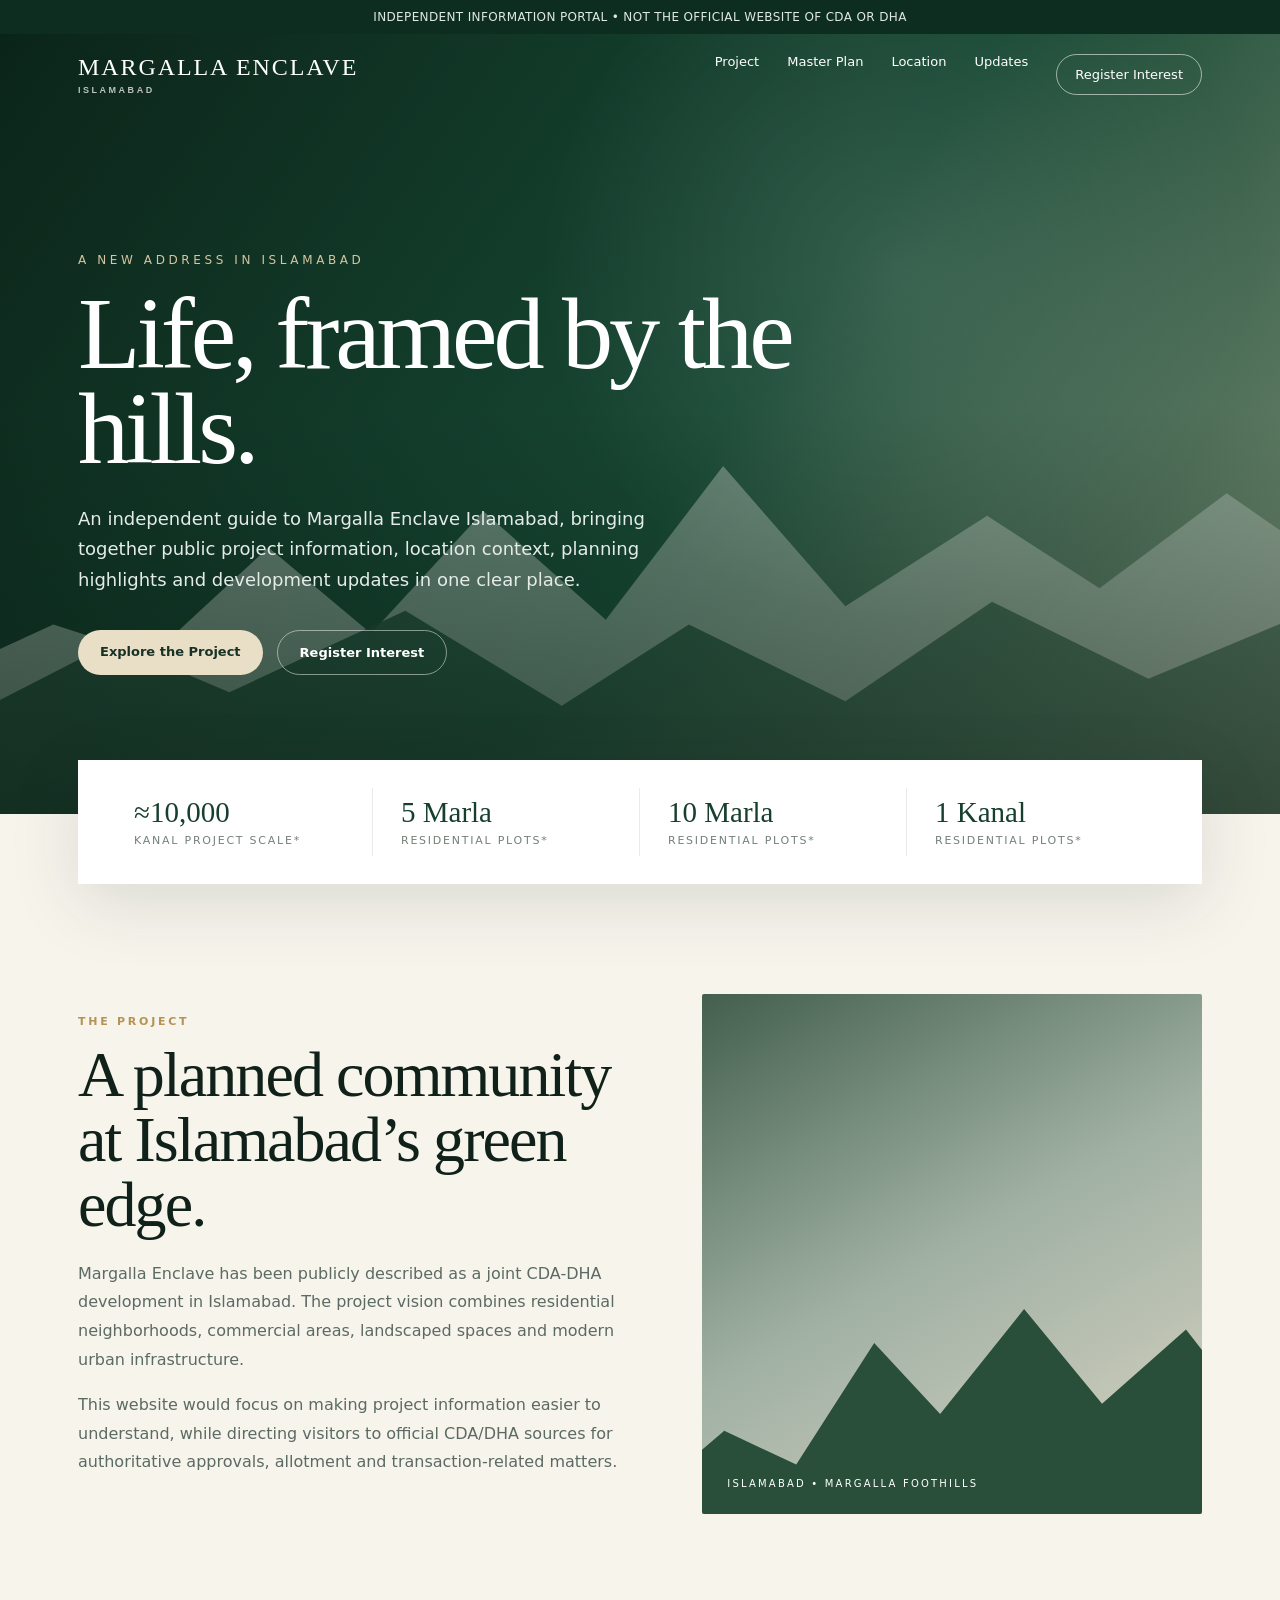
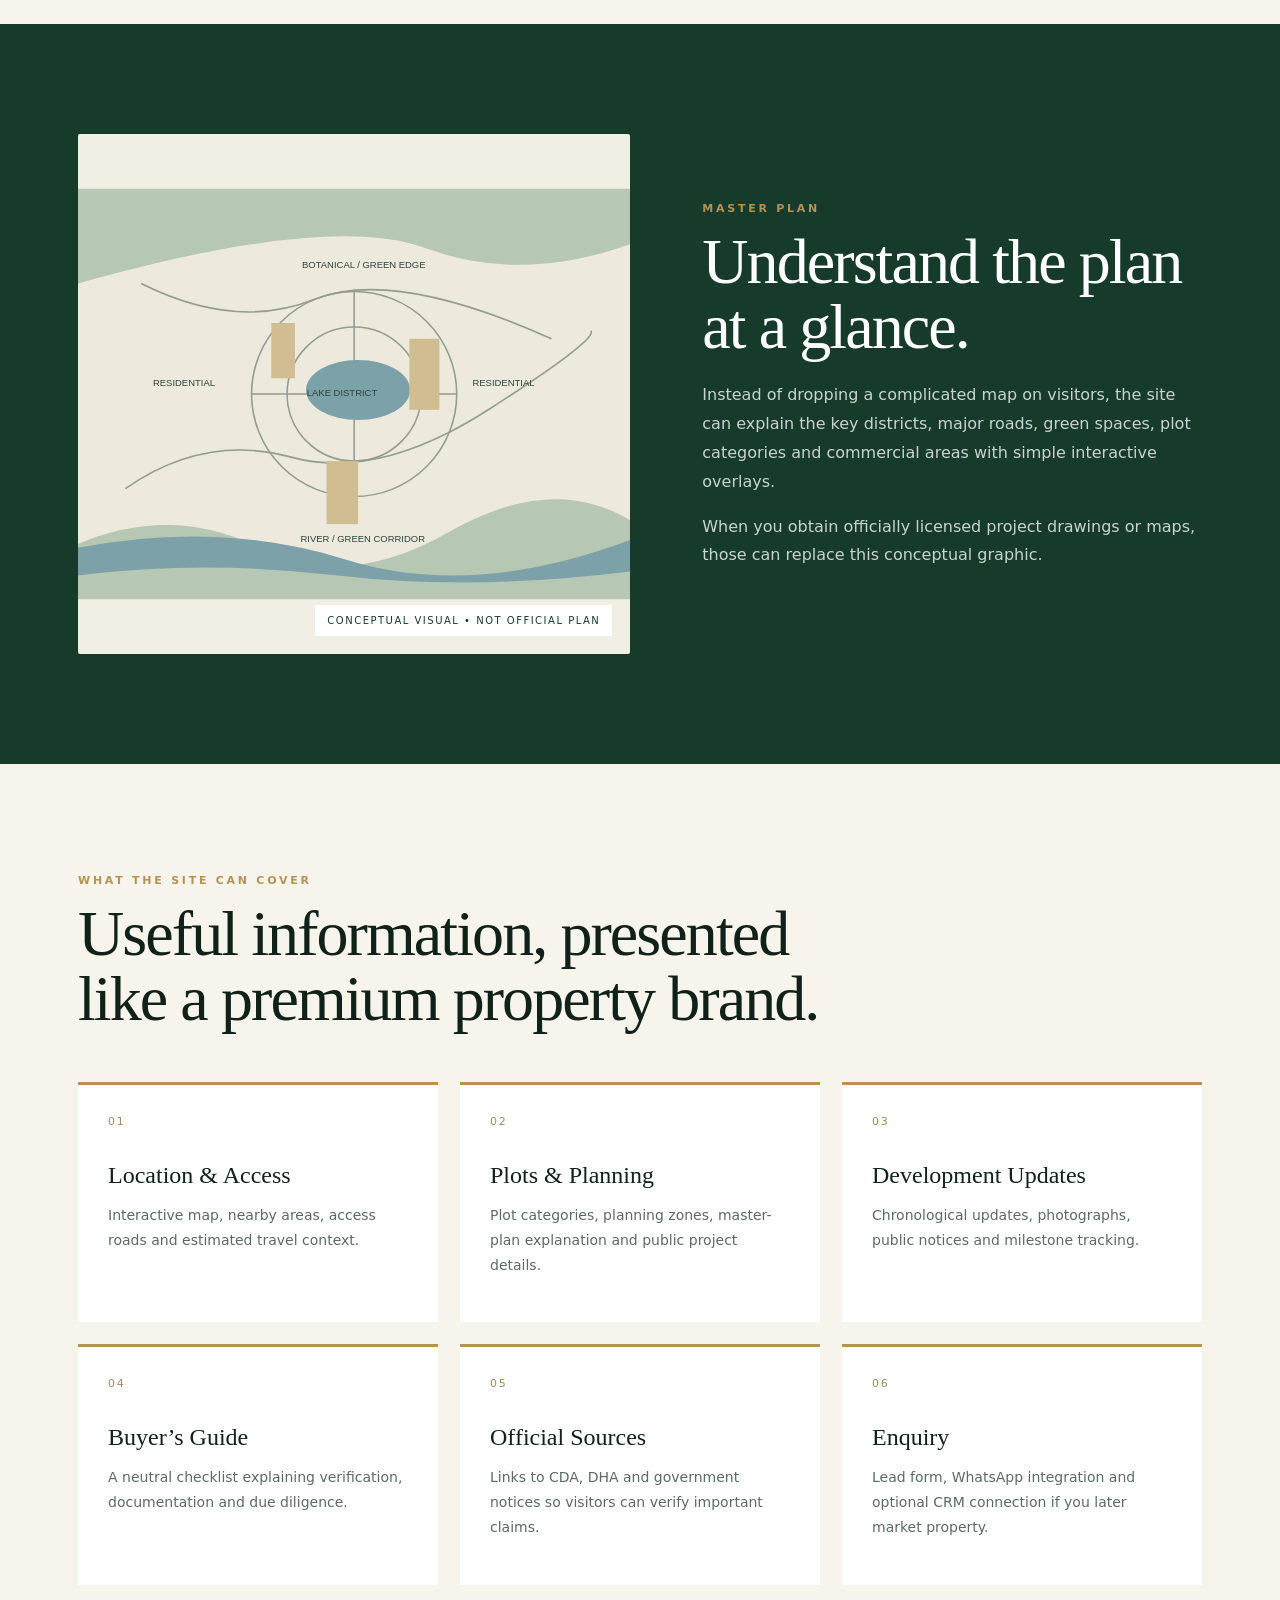
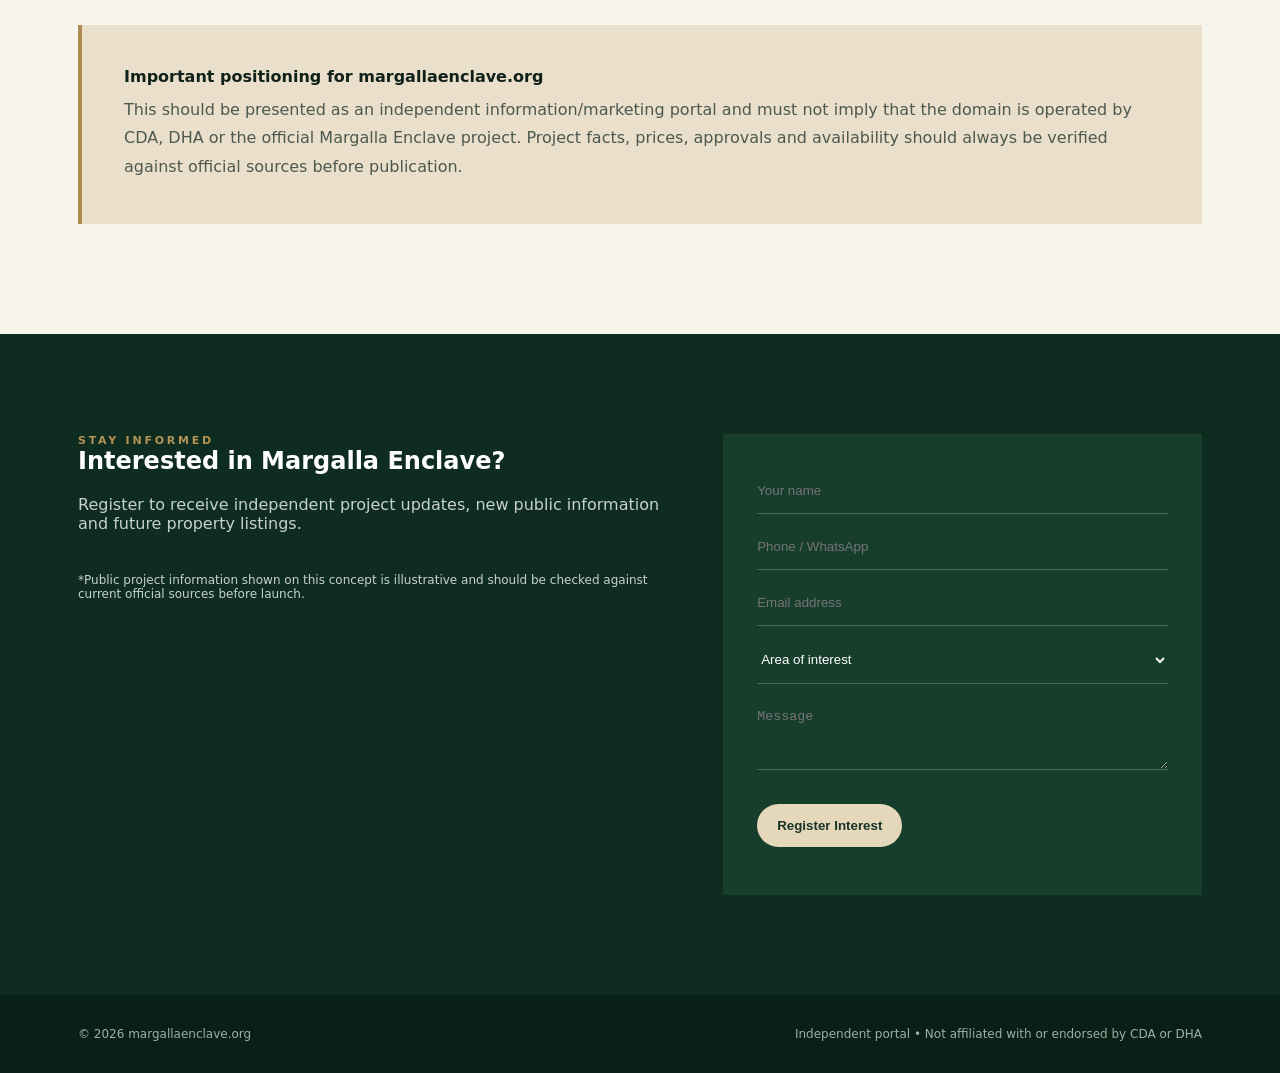
<file: index.html>
<!doctype html>
<html lang="en">
<head>
<meta charset="utf-8" />
<meta name="viewport" content="width=device-width,initial-scale=1" />
<title>Margalla Enclave Islamabad | Independent Information Portal</title>
<meta name="description" content="Independent information portal for Margalla Enclave Islamabad. Not an official CDA or DHA website." />
<style>
:root{--ink:#10211a;--green:#163d2c;--green2:#245942;--sand:#e9dfc7;--cream:#f7f4ec;--gold:#b49355;--white:#fff;--muted:#64726c}
*{box-sizing:border-box}html{scroll-behavior:smooth}body{margin:0;font-family:Inter,ui-sans-serif,system-ui,-apple-system,Segoe UI,Arial,sans-serif;background:var(--cream);color:var(--ink)}
a{text-decoration:none;color:inherit}.wrap{max-width:1180px;margin:auto;padding:0 28px}
.notice{background:#0d2d20;color:#dfe9e3;text-align:center;font-size:12px;letter-spacing:.03em;padding:10px 16px}
nav{height:82px;display:flex;align-items:center;justify-content:space-between;position:absolute;top:34px;left:0;right:0;z-index:5;color:#fff}.brand{font-family:Georgia,serif;font-size:24px;letter-spacing:.08em}.brand small{display:block;font:600 9px/1.2 Inter,sans-serif;letter-spacing:.28em;margin-top:4px;opacity:.72}.navlinks{display:flex;gap:28px;font-size:13px}.cta{border:1px solid rgba(255,255,255,.55);padding:12px 18px;border-radius:99px}
.hero{min-height:780px;position:relative;overflow:hidden;background:linear-gradient(125deg,#0b2419 0%,#174833 55%,#7a8e76 100%);color:white;display:flex;align-items:center}
.hero:after{content:"";position:absolute;inset:0;background:radial-gradient(circle at 70% 30%,rgba(255,255,255,.12),transparent 34%),linear-gradient(to top,rgba(4,20,13,.45),transparent 52%)}
.mountains{position:absolute;inset:auto -5% 0 -5%;height:58%;opacity:.46}
.mountains svg{width:100%;height:100%}.heroContent{position:relative;z-index:2;padding-top:80px;max-width:760px}.eyebrow{font-size:12px;letter-spacing:.3em;text-transform:uppercase;color:#d4c6a2;margin-bottom:20px}.hero h1{font:400 clamp(55px,8vw,104px)/.92 Georgia,serif;margin:0 0 28px;letter-spacing:-.04em}.hero p{max-width:620px;font-size:18px;line-height:1.7;color:#e5ece8}.buttons{display:flex;gap:14px;margin-top:34px}.btn{padding:14px 22px;border-radius:99px;font-weight:700;font-size:13px}.btn.gold{background:var(--sand);color:#183326}.btn.ghost{border:1px solid rgba(255,255,255,.48)}
.stats{margin-top:-54px;position:relative;z-index:4}.statsCard{background:#fff;box-shadow:0 18px 70px rgba(23,49,37,.13);display:grid;grid-template-columns:repeat(4,1fr);padding:28px}.stat{padding:8px 28px;border-right:1px solid #e9edea}.stat:last-child{border:0}.stat strong{display:block;font:400 29px Georgia,serif;color:#173f2d}.stat span{font-size:11px;text-transform:uppercase;letter-spacing:.16em;color:#748078}
.section{padding:110px 0}.grid2{display:grid;grid-template-columns:1.05fr .95fr;gap:72px;align-items:center}.kicker{font-size:11px;letter-spacing:.25em;text-transform:uppercase;color:var(--gold);font-weight:800}.section h2{font:400 clamp(40px,5vw,66px)/1.02 Georgia,serif;margin:14px 0 22px;letter-spacing:-.03em}.section p{color:#5b6a63;line-height:1.8;font-size:16px}.photo{height:520px;border-radius:2px;position:relative;overflow:hidden;background:linear-gradient(150deg,#435f4e,#9fb0a3 48%,#d9d4c3)}.photo:before{content:"";position:absolute;left:-10%;right:-10%;bottom:-10%;height:65%;background:#294f3a;clip-path:polygon(0 78%,12% 60%,24% 70%,37% 34%,48% 55%,62% 24%,75% 52%,89% 30%,100% 55%,100% 100%,0 100%)}.photo:after{content:"ISLAMABAD • MARGALLA FOOTHILLS";position:absolute;bottom:25px;left:25px;color:white;font-size:10px;letter-spacing:.22em}
.planSec{background:#173b2b;color:white}.planSec p{color:#c9d4ce}.plan{height:520px;background:#f1eee4;border-radius:2px;position:relative;overflow:hidden}.plan svg{width:100%;height:100%}.planTag{position:absolute;right:18px;bottom:18px;background:#fff;color:#173b2b;font-size:10px;letter-spacing:.15em;padding:10px 12px;text-transform:uppercase}
.features{display:grid;grid-template-columns:repeat(3,1fr);gap:22px;margin-top:50px}.feature{background:white;padding:30px;min-height:190px;border-top:3px solid var(--gold)}.feature b{font:400 24px Georgia,serif}.feature p{font-size:14px}.feature .num{font-size:11px;letter-spacing:.15em;color:#a08b60;margin-bottom:34px}
.disclaimer{background:#eadfca;padding:42px;margin-top:40px;border-left:4px solid #ae8c51}.disclaimer strong{display:block;margin-bottom:10px}.disclaimer p{margin:0;color:#4d584f}
.contact{background:#0f2c20;color:white;padding:100px 0}.contact .card{display:grid;grid-template-columns:1.1fr .9fr;gap:60px}.contact h2{margin-top:0}.contact p{color:#c6d3cc}.form{background:#173d2c;padding:34px}.form input,.form select,.form textarea{width:100%;padding:15px 0;margin-bottom:10px;border:0;border-bottom:1px solid rgba(255,255,255,.22);background:transparent;color:white;outline:none}.form option{color:#111}.form button{margin-top:20px;background:#e5d8ba;color:#183326;border:0;padding:14px 20px;border-radius:99px;font-weight:700}.footer{background:#092017;color:#9eb0a6;padding:32px 0;font-size:12px}.footer .wrap{display:flex;justify-content:space-between;gap:30px}
@media(max-width:800px){.navlinks{display:none}.hero{min-height:690px}.grid2,.contact .card{grid-template-columns:1fr}.statsCard{grid-template-columns:1fr 1fr}.stat:nth-child(2){border-right:0}.features{grid-template-columns:1fr}.photo,.plan{height:400px}.section{padding:78px 0}.footer .wrap{display:block}.footer span{display:block;margin-top:10px}}
</style>
</head>
<body>
<div class="notice">INDEPENDENT INFORMATION PORTAL • NOT THE OFFICIAL WEBSITE OF CDA OR DHA</div>
<nav><div class="wrap" style="display:flex;align-items:center;justify-content:space-between;width:100%"><a class="brand" href="#">MARGALLA ENCLAVE<small>ISLAMABAD</small></a><div class="navlinks"><a href="#project">Project</a><a href="#plan">Master Plan</a><a href="#location">Location</a><a href="#updates">Updates</a><a class="cta" href="#contact">Register Interest</a></div></div></nav>
<header class="hero"><div class="mountains"><svg viewBox="0 0 1440 500" preserveAspectRatio="none"><path fill="#b5c2b7" d="M0,350 L120,290 220,325 340,205 445,300 560,165 685,285 805,115 930,270 1075,170 1190,250 1320,145 1440,235 1440,500 0,500Z"/><path fill="#244b37" opacity=".9" d="M0,410 L180,310 300,365 480,275 640,380 770,290 930,375 1080,265 1240,350 1440,260 1440,500 0,500Z"/></svg></div><div class="wrap" style="width:100%"><div class="heroContent"><div class="eyebrow">A new address in Islamabad</div><h1>Life, framed by the hills.</h1><p>An independent guide to Margalla Enclave Islamabad, bringing together public project information, location context, planning highlights and development updates in one clear place.</p><div class="buttons"><a class="btn gold" href="#project">Explore the Project</a><a class="btn ghost" href="#contact">Register Interest</a></div></div></div></header>
<div class="stats"><div class="wrap"><div class="statsCard"><div class="stat"><strong>≈10,000</strong><span>Kanal project scale*</span></div><div class="stat"><strong>5 Marla</strong><span>Residential plots*</span></div><div class="stat"><strong>10 Marla</strong><span>Residential plots*</span></div><div class="stat"><strong>1 Kanal</strong><span>Residential plots*</span></div></div></div></div>
<section class="section" id="project"><div class="wrap grid2"><div><div class="kicker">The Project</div><h2>A planned community at Islamabad’s green edge.</h2><p>Margalla Enclave has been publicly described as a joint CDA-DHA development in Islamabad. The project vision combines residential neighborhoods, commercial areas, landscaped spaces and modern urban infrastructure.</p><p>This website would focus on making project information easier to understand, while directing visitors to official CDA/DHA sources for authoritative approvals, allotment and transaction-related matters.</p></div><div class="photo"></div></div></section>
<section class="section planSec" id="plan"><div class="wrap grid2"><div class="plan"><svg viewBox="0 0 700 520"><rect width="700" height="520" fill="#ede9dc"/><g stroke="#879587" stroke-width="2" fill="none" opacity=".9"><path d="M60 380 Q160 310 270 340 T520 280 T650 180"/><path d="M80 120 Q200 180 300 140 T600 190"/><circle cx="350" cy="260" r="130"/><circle cx="350" cy="260" r="85"/><path d="M350 130V390M220 260H480"/></g><g fill="#b6c7b4"><path d="M0 0H700V70Q560 120 440 75T0 120Z"/><path d="M0 450Q120 400 230 455T470 435T700 420V520H0Z"/></g><g fill="#7ca1a8"><ellipse cx="355" cy="255" rx="66" ry="38"/><path d="M0 455 Q180 420 340 470 T700 445 V485 Q500 510 330 490 T0 490Z"/></g><g fill="#d0bd91"><rect x="245" y="170" width="30" height="70"/><rect x="420" y="190" width="38" height="90"/><rect x="315" y="345" width="40" height="80"/></g><g font-family="Arial" font-size="12" fill="#294536"><text x="290" y="263">LAKE DISTRICT</text><text x="284" y="100">BOTANICAL / GREEN EDGE</text><text x="282" y="447">RIVER / GREEN CORRIDOR</text><text x="500" y="250">RESIDENTIAL</text><text x="95" y="250">RESIDENTIAL</text></g></svg><div class="planTag">Conceptual visual • not official plan</div></div><div><div class="kicker">Master Plan</div><h2>Understand the plan at a glance.</h2><p>Instead of dropping a complicated map on visitors, the site can explain the key districts, major roads, green spaces, plot categories and commercial areas with simple interactive overlays.</p><p>When you obtain officially licensed project drawings or maps, those can replace this conceptual graphic.</p></div></div></section>
<section class="section" id="location"><div class="wrap"><div class="kicker">What the site can cover</div><h2 style="max-width:760px">Useful information, presented like a premium property brand.</h2><div class="features"><div class="feature"><div class="num">01</div><b>Location & Access</b><p>Interactive map, nearby areas, access roads and estimated travel context.</p></div><div class="feature"><div class="num">02</div><b>Plots & Planning</b><p>Plot categories, planning zones, master-plan explanation and public project details.</p></div><div class="feature"><div class="num">03</div><b>Development Updates</b><p>Chronological updates, photographs, public notices and milestone tracking.</p></div><div class="feature"><div class="num">04</div><b>Buyer’s Guide</b><p>A neutral checklist explaining verification, documentation and due diligence.</p></div><div class="feature"><div class="num">05</div><b>Official Sources</b><p>Links to CDA, DHA and government notices so visitors can verify important claims.</p></div><div class="feature"><div class="num">06</div><b>Enquiry</b><p>Lead form, WhatsApp integration and optional CRM connection if you later market property.</p></div></div><div class="disclaimer"><strong>Important positioning for margallaenclave.org</strong><p>This should be presented as an independent information/marketing portal and must not imply that the domain is operated by CDA, DHA or the official Margalla Enclave project. Project facts, prices, approvals and availability should always be verified against official sources before publication.</p></div></div></section>
<section class="contact" id="contact"><div class="wrap card"><div><div class="kicker">Stay informed</div><h2>Interested in Margalla Enclave?</h2><p>Register to receive independent project updates, new public information and future property listings.</p><p style="font-size:12px;margin-top:40px">*Public project information shown on this concept is illustrative and should be checked against current official sources before launch.</p></div><form class="form" id="enquiryForm"><input name="name" placeholder="Your name" required/><input name="phone" placeholder="Phone / WhatsApp" required/><input name="email" type="email" placeholder="Email address" required/><select name="interest" required><option value="" selected disabled>Area of interest</option><option>5 Marla</option><option>10 Marla</option><option>1 Kanal</option><option>Commercial</option><option>Other</option></select><textarea name="message" rows="3" placeholder="Message"></textarea><input name="company" autocomplete="off" tabindex="-1" aria-hidden="true" style="position:absolute;left:-10000px;opacity:0"/><button type="submit">Register Interest</button><p id="formStatus" style="font-size:13px;margin:14px 0 0;color:#d9e4de"></p></form></div></section>
<footer class="footer"><div class="wrap"><div>© 2026 margallaenclave.org</div><span>Independent portal • Not affiliated with or endorsed by CDA or DHA</span></div></footer>

<script>
const form=document.getElementById('enquiryForm');
const statusEl=document.getElementById('formStatus');
form.addEventListener('submit',async(e)=>{
  e.preventDefault();
  const button=form.querySelector('button');
  button.disabled=true;
  statusEl.textContent='Sending...';
  const payload=Object.fromEntries(new FormData(form).entries());
  try{
    const r=await fetch('/api/enquiry',{method:'POST',headers:{'Content-Type':'application/json'},body:JSON.stringify(payload)});
    const data=await r.json().catch(()=>({}));
    if(!r.ok) throw new Error(data.error||'Unable to send enquiry');
    form.reset();
    statusEl.textContent='Thank you. Your enquiry has been sent.';
  }catch(err){
    statusEl.textContent='Sorry, the enquiry could not be sent. Please try again.';
  }finally{button.disabled=false;}
});
</script>
</body></html>
</file>
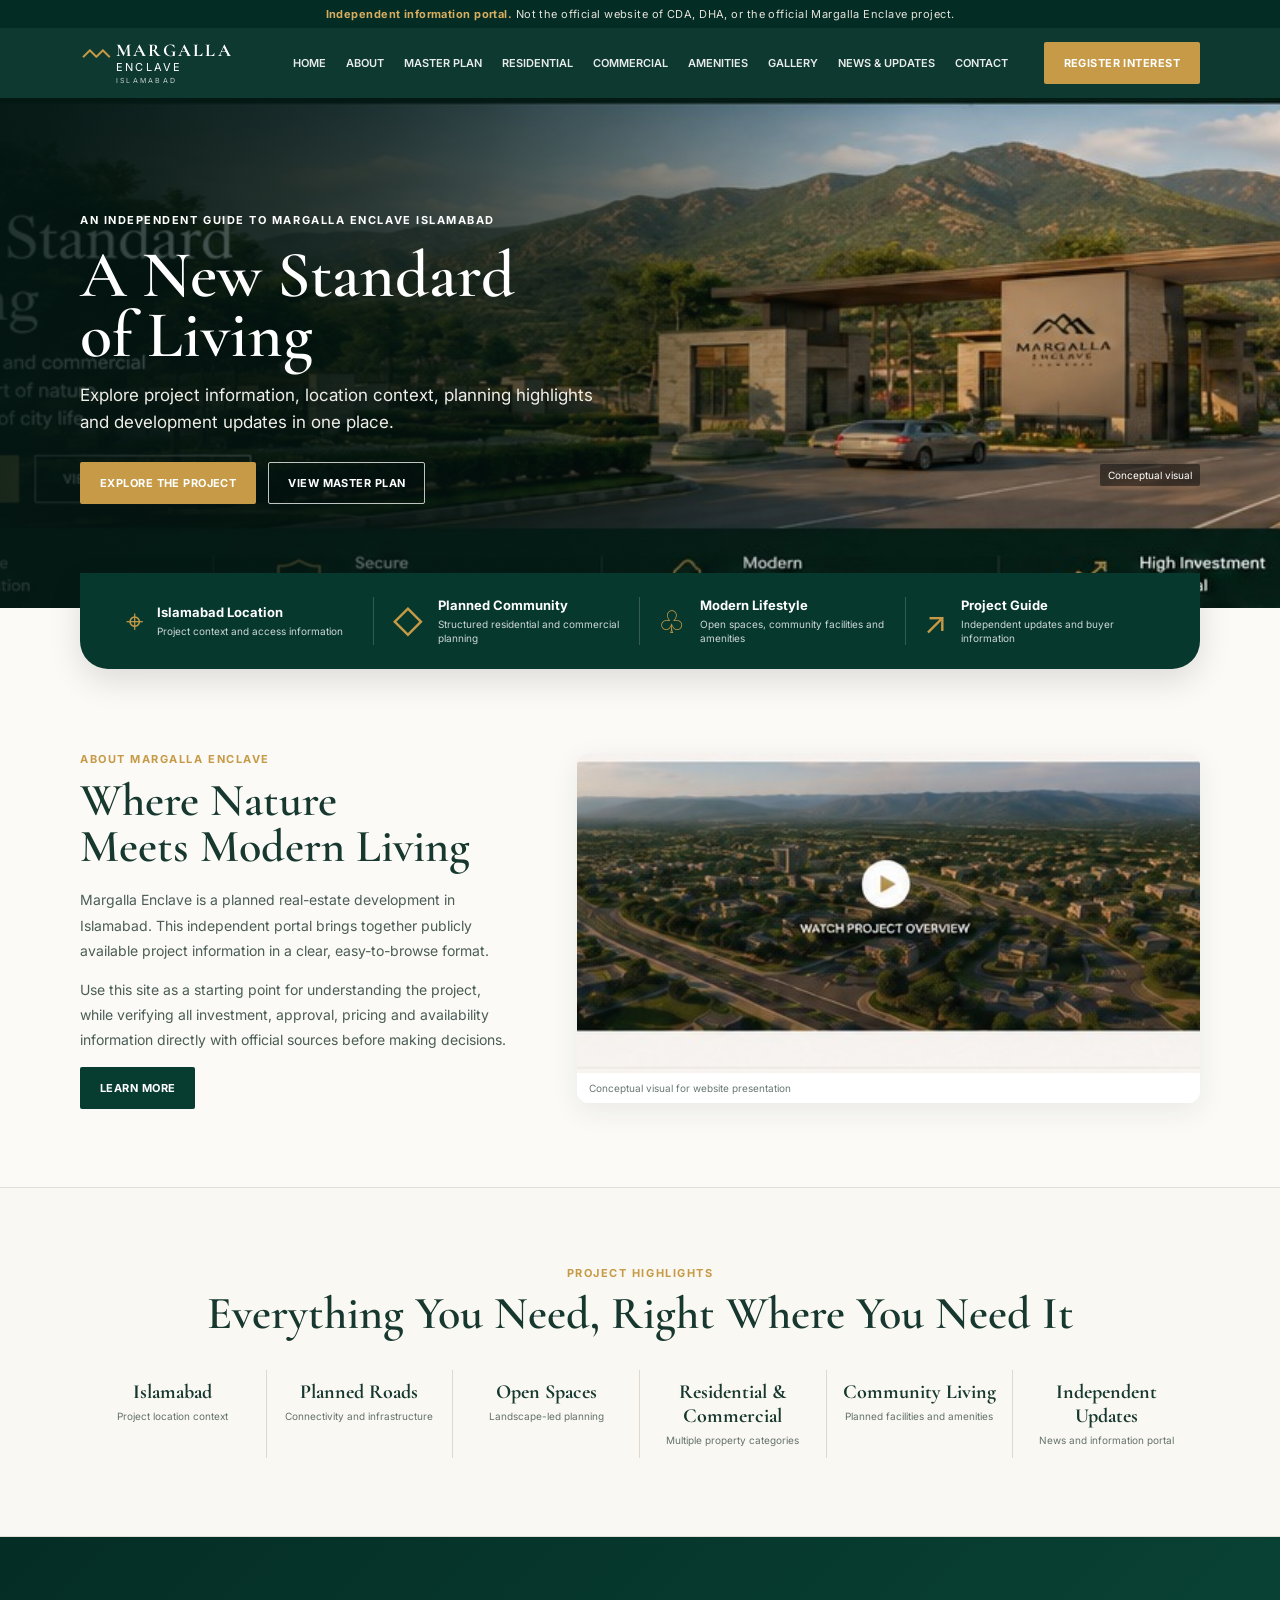
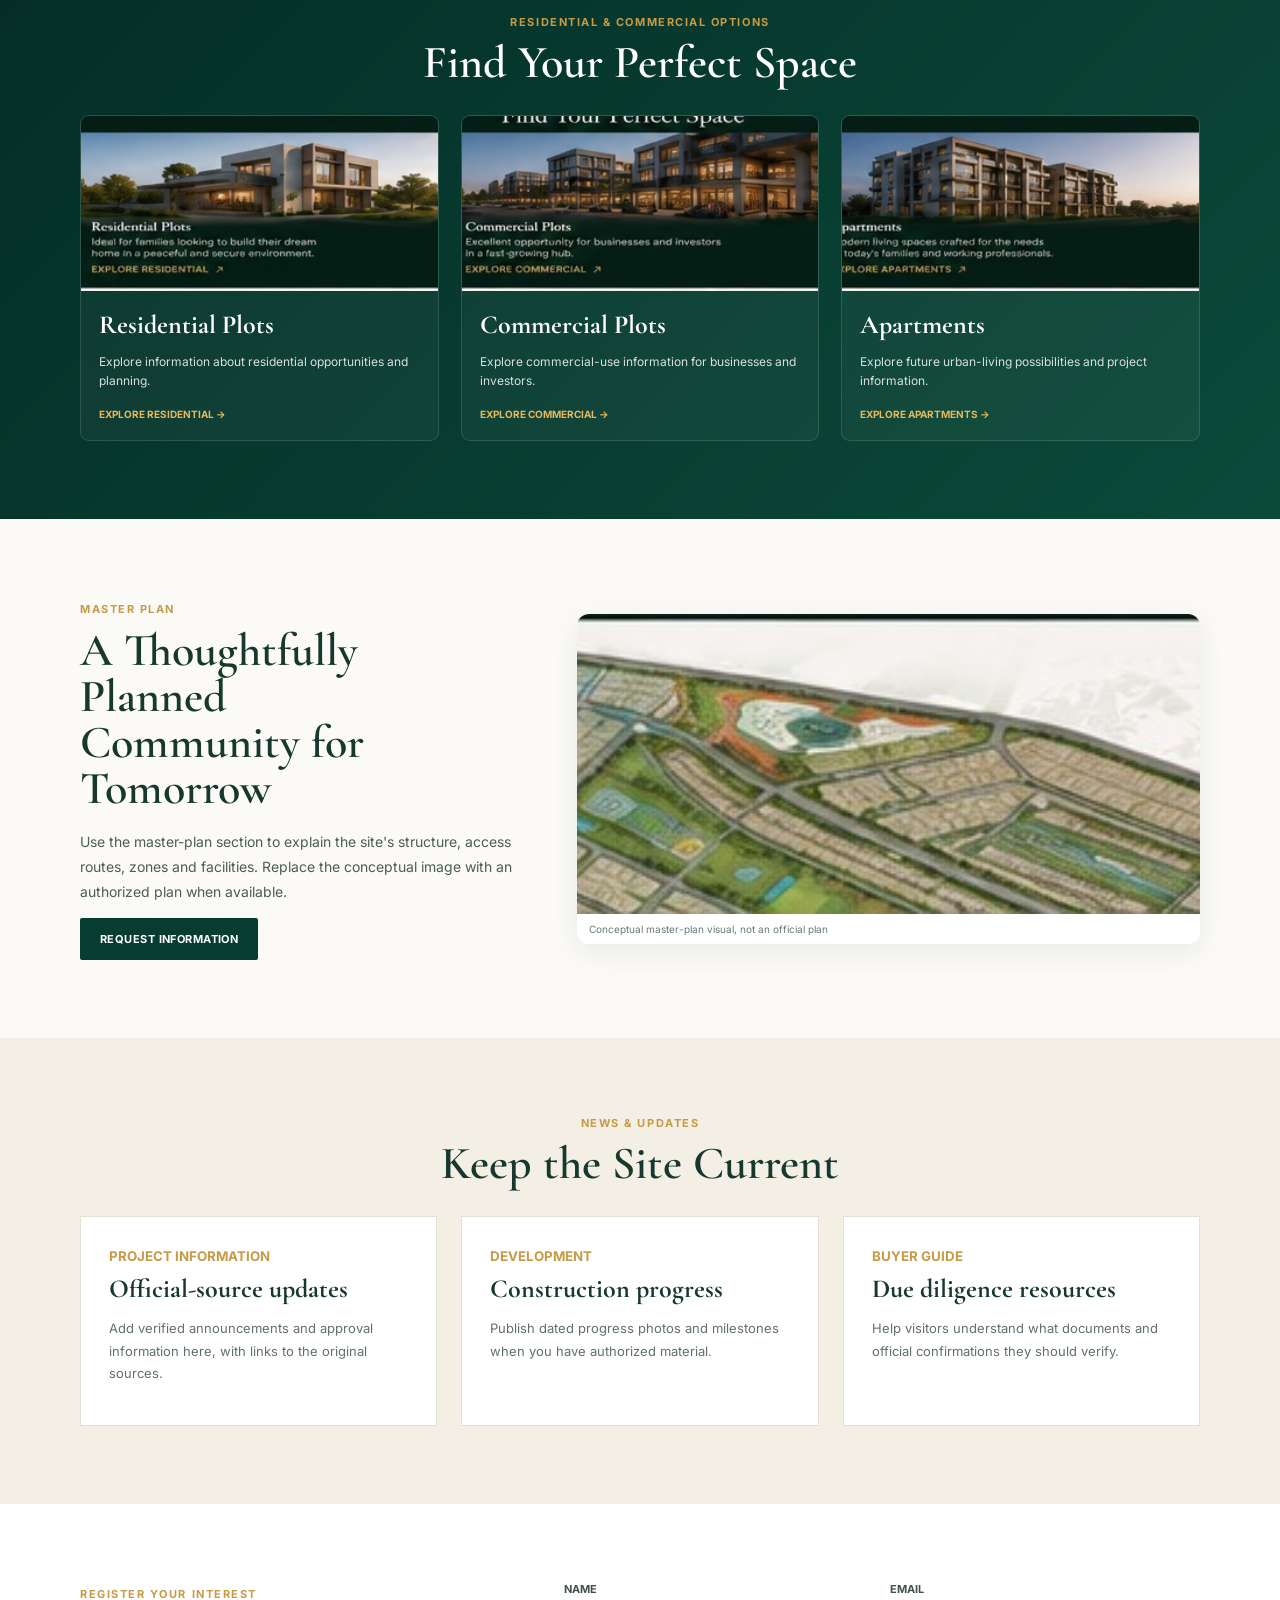
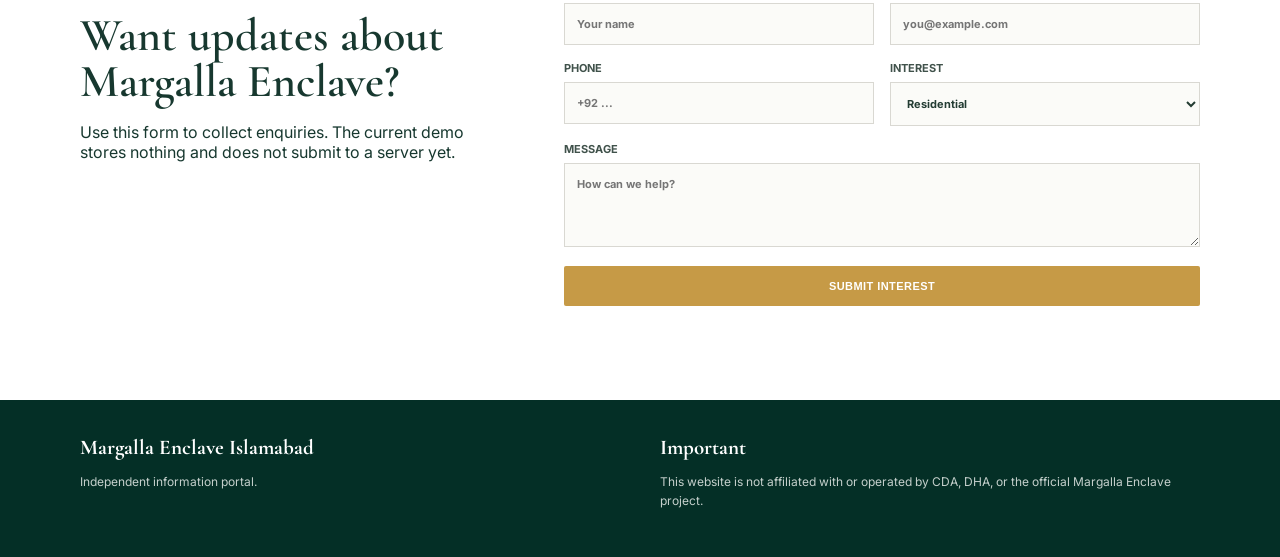
<file: index(3).html>
<!doctype html>
<html lang="en">
<head>
  <meta charset="utf-8">
  <meta name="viewport" content="width=device-width, initial-scale=1">
  <title>Margalla Enclave Islamabad | Independent Information Portal</title>
  <meta name="description" content="Independent information portal for Margalla Enclave Islamabad. Not affiliated with or operated by CDA, DHA, or the official Margalla Enclave project.">
  <link rel="preconnect" href="https://fonts.googleapis.com">
  <link rel="preconnect" href="https://fonts.gstatic.com" crossorigin>
  <link href="https://fonts.googleapis.com/css2?family=Cormorant+Garamond:wght@500;600;700&family=Inter:wght@400;500;600;700&display=swap" rel="stylesheet">
  <link rel="stylesheet" href="styles.css">
</head>
<body>
  <div class="notice">
    <strong>Independent information portal.</strong>
    Not the official website of CDA, DHA, or the official Margalla Enclave project.
  </div>

  <header class="site-header">
    <a class="brand" href="#home" aria-label="Margalla Enclave home">
      <span class="mark">⌃⌃</span>
      <span class="brand-copy"><b>MARGALLA</b><span>ENCLAVE</span><small>ISLAMABAD</small></span>
    </a>

    <button class="menu-toggle" aria-label="Open menu" aria-expanded="false">☰</button>

    <nav class="nav">
      <a href="#home">Home</a>
      <a href="#about">About</a>
      <a href="#master-plan">Master Plan</a>
      <a href="#options">Residential</a>
      <a href="#options">Commercial</a>
      <a href="#amenities">Amenities</a>
      <a href="#gallery">Gallery</a>
      <a href="#updates">News & Updates</a>
      <a href="#contact">Contact</a>
    </nav>

    <a class="btn btn-gold header-cta" href="#contact">Register Interest</a>
  </header>

  <main>
    <section class="hero" id="home">
      <img src="hero.jpg" alt="Conceptual visual of a premium planned community near the Margalla Hills">
      <div class="hero-shade"></div>
      <div class="hero-content shell">
        <span class="eyebrow">An independent guide to Margalla Enclave Islamabad</span>
        <h1>A New Standard<br>of Living</h1>
        <p>Explore project information, location context, planning highlights and development updates in one place.</p>
        <div class="actions">
          <a class="btn btn-gold" href="#about">Explore the Project</a>
          <a class="btn btn-outline" href="#master-plan">View Master Plan</a>
        </div>
        <span class="concept-label">Conceptual visual</span>
      </div>
    </section>

    <section class="feature-strip shell" id="amenities">
      <article><span>⌖</span><div><b>Islamabad Location</b><small>Project context and access information</small></div></article>
      <article><span>◇</span><div><b>Planned Community</b><small>Structured residential and commercial planning</small></div></article>
      <article><span>♧</span><div><b>Modern Lifestyle</b><small>Open spaces, community facilities and amenities</small></div></article>
      <article><span>↗</span><div><b>Project Guide</b><small>Independent updates and buyer information</small></div></article>
    </section>

    <section class="split shell section" id="about">
      <div class="copy">
        <span class="eyebrow gold">About Margalla Enclave</span>
        <h2>Where Nature<br>Meets Modern Living</h2>
        <p>Margalla Enclave is a planned real-estate development in Islamabad. This independent portal brings together publicly available project information in a clear, easy-to-browse format.</p>
        <p>Use this site as a starting point for understanding the project, while verifying all investment, approval, pricing and availability information directly with official sources before making decisions.</p>
        <a class="btn btn-green" href="#updates">Learn More</a>
      </div>
      <figure class="media-card" id="gallery">
        <img src="about.jpg" alt="Conceptual aerial visual of a planned community">
        <figcaption>Conceptual visual for website presentation</figcaption>
      </figure>
    </section>

    <section class="highlights section">
      <div class="shell">
        <span class="eyebrow gold center">Project Highlights</span>
        <h2 class="center">Everything You Need, Right Where You Need It</h2>
        <div class="highlight-grid">
          <div><b>Islamabad</b><span>Project location context</span></div>
          <div><b>Planned Roads</b><span>Connectivity and infrastructure</span></div>
          <div><b>Open Spaces</b><span>Landscape-led planning</span></div>
          <div><b>Residential & Commercial</b><span>Multiple property categories</span></div>
          <div><b>Community Living</b><span>Planned facilities and amenities</span></div>
          <div><b>Independent Updates</b><span>News and information portal</span></div>
        </div>
      </div>
    </section>

    <section class="options section" id="options">
      <div class="shell">
        <span class="eyebrow gold center">Residential & Commercial Options</span>
        <h2 class="center light">Find Your Perfect Space</h2>
        <div class="card-grid">
          <article class="property-card">
            <img src="residential.jpg" alt="Conceptual luxury house visual">
            <div><h3>Residential Plots</h3><p>Explore information about residential opportunities and planning.</p><a href="#contact">Explore Residential →</a></div>
          </article>
          <article class="property-card">
            <img src="commercial.jpg" alt="Conceptual commercial district visual">
            <div><h3>Commercial Plots</h3><p>Explore commercial-use information for businesses and investors.</p><a href="#contact">Explore Commercial →</a></div>
          </article>
          <article class="property-card">
            <img src="apartments.jpg" alt="Conceptual apartment development visual">
            <div><h3>Apartments</h3><p>Explore future urban-living possibilities and project information.</p><a href="#contact">Explore Apartments →</a></div>
          </article>
        </div>
      </div>
    </section>

    <section class="master section shell" id="master-plan">
      <div class="copy">
        <span class="eyebrow gold">Master Plan</span>
        <h2>A Thoughtfully Planned<br>Community for Tomorrow</h2>
        <p>Use the master-plan section to explain the site's structure, access routes, zones and facilities. Replace the conceptual image with an authorized plan when available.</p>
        <a class="btn btn-green" href="#contact">Request Information</a>
      </div>
      <figure class="media-card master-image">
        <img src="master-plan.jpg" alt="Conceptual master-plan illustration">
        <figcaption>Conceptual master-plan visual, not an official plan</figcaption>
      </figure>
    </section>

    <section class="updates section" id="updates">
      <div class="shell">
        <span class="eyebrow gold center">News & Updates</span>
        <h2 class="center">Keep the Site Current</h2>
        <div class="update-grid">
          <article><small>Project Information</small><h3>Official-source updates</h3><p>Add verified announcements and approval information here, with links to the original sources.</p></article>
          <article><small>Development</small><h3>Construction progress</h3><p>Publish dated progress photos and milestones when you have authorized material.</p></article>
          <article><small>Buyer Guide</small><h3>Due diligence resources</h3><p>Help visitors understand what documents and official confirmations they should verify.</p></article>
        </div>
      </div>
    </section>

    <section class="contact section" id="contact">
      <div class="shell contact-grid">
        <div>
          <span class="eyebrow gold">Register Your Interest</span>
          <h2>Want updates about Margalla Enclave?</h2>
          <p>Use this form to collect enquiries. The current demo stores nothing and does not submit to a server yet.</p>
        </div>
        <form id="interest-form">
          <label>Name<input required name="name" type="text" placeholder="Your name"></label>
          <label>Email<input required name="email" type="email" placeholder="you@example.com"></label>
          <label>Phone<input name="phone" type="tel" placeholder="+92 ..."></label>
          <label>Interest
            <select name="interest">
              <option>Residential</option>
              <option>Commercial</option>
              <option>Apartments</option>
              <option>General information</option>
            </select>
          </label>
          <label class="full">Message<textarea name="message" rows="4" placeholder="How can we help?"></textarea></label>
          <button class="btn btn-gold full" type="submit">Submit Interest</button>
          <p class="form-note full" id="form-note" aria-live="polite"></p>
        </form>
      </div>
    </section>
  </main>

  <footer>
    <div class="shell footer-grid">
      <div>
        <b>Margalla Enclave Islamabad</b>
        <p>Independent information portal.</p>
      </div>
      <div>
        <b>Important</b>
        <p>This website is not affiliated with or operated by CDA, DHA, or the official Margalla Enclave project.</p>
      </div>
    </div>
  </footer>

  <script src="script.js"></script>
</body>
</html>
</file>
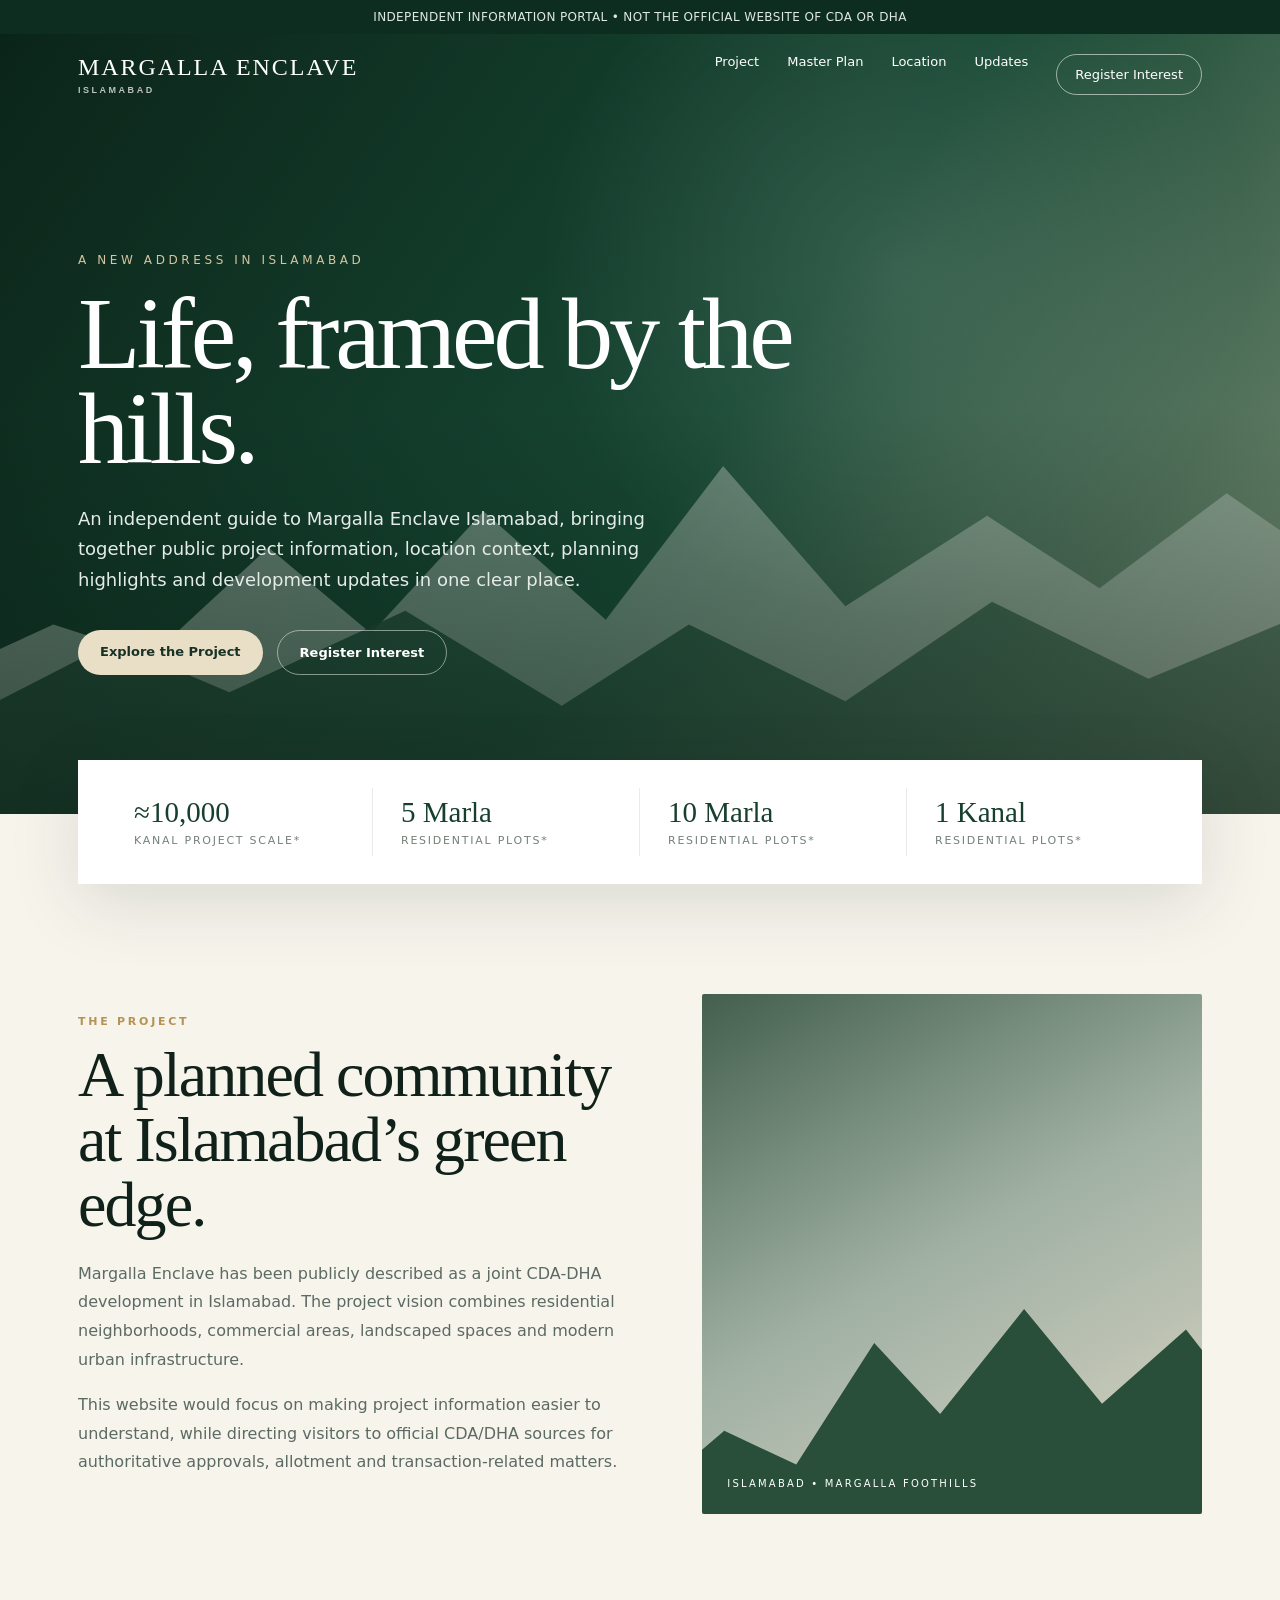
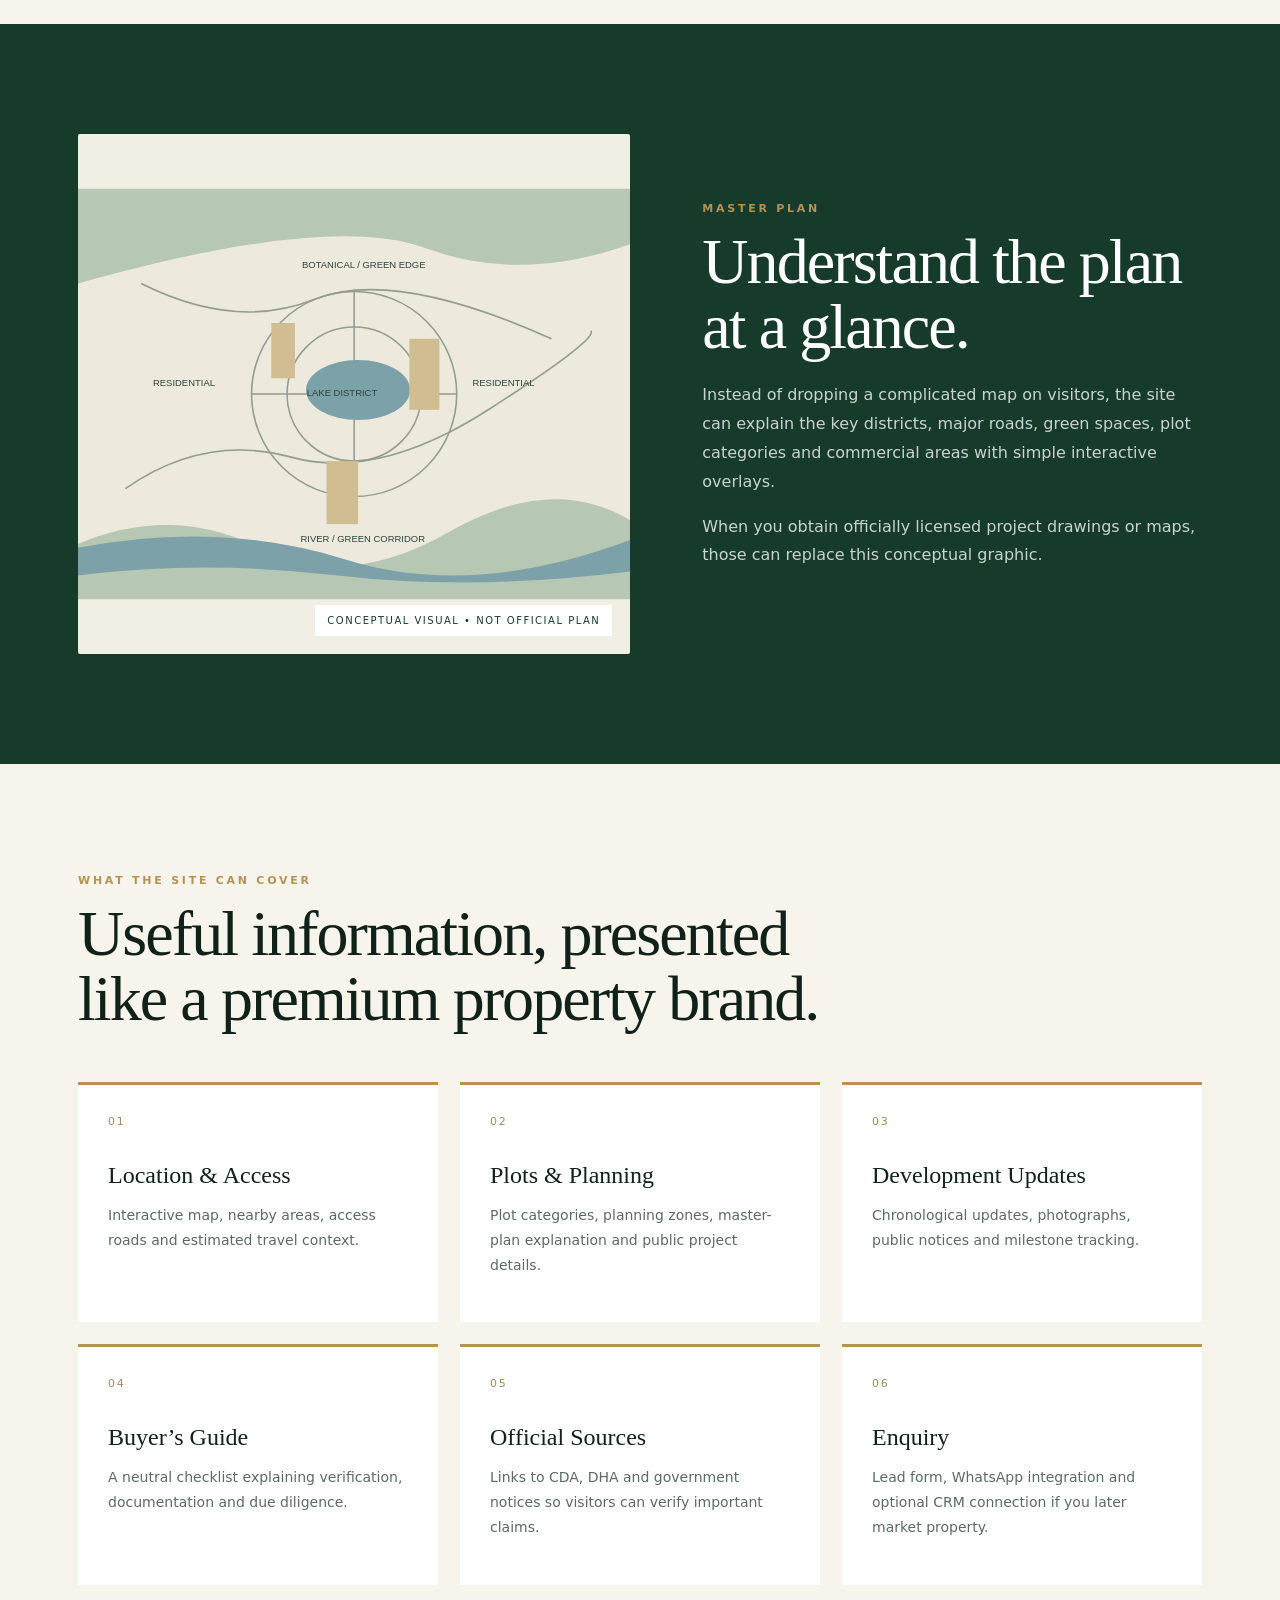
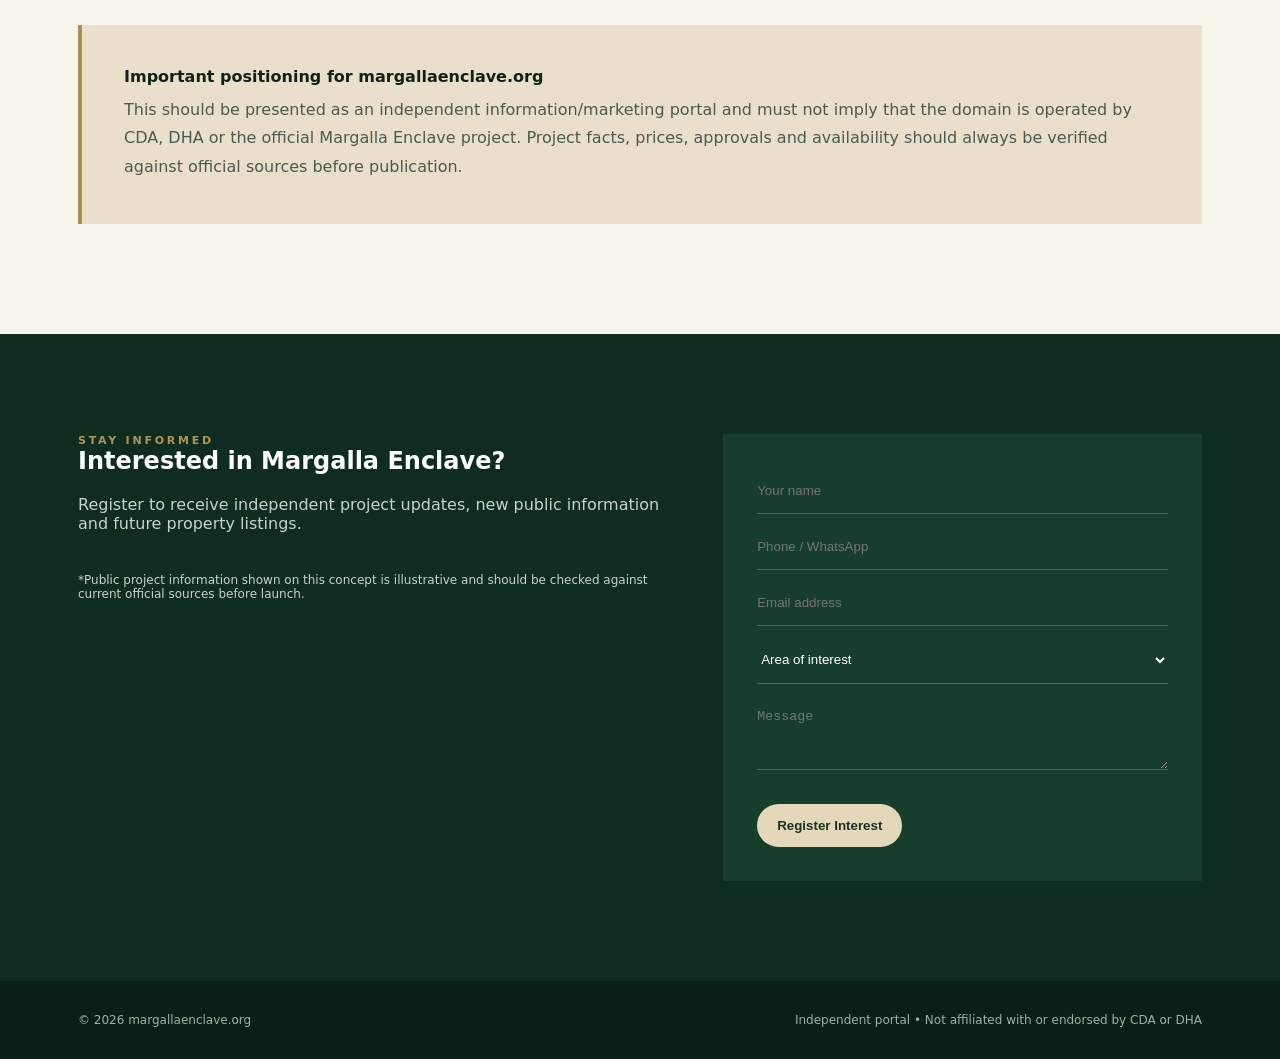
<file: margalla-enclave-first-design.html>
<!doctype html>
<html lang="en">
<head>
<meta charset="utf-8" />
<meta name="viewport" content="width=device-width,initial-scale=1" />
<title>Margalla Enclave Islamabad | Independent Information Portal</title>
<meta name="description" content="Independent information portal for Margalla Enclave Islamabad. Not an official CDA or DHA website." />
<style>
:root{--ink:#10211a;--green:#163d2c;--green2:#245942;--sand:#e9dfc7;--cream:#f7f4ec;--gold:#b49355;--white:#fff;--muted:#64726c}
*{box-sizing:border-box}html{scroll-behavior:smooth}body{margin:0;font-family:Inter,ui-sans-serif,system-ui,-apple-system,Segoe UI,Arial,sans-serif;background:var(--cream);color:var(--ink)}
a{text-decoration:none;color:inherit}.wrap{max-width:1180px;margin:auto;padding:0 28px}
.notice{background:#0d2d20;color:#dfe9e3;text-align:center;font-size:12px;letter-spacing:.03em;padding:10px 16px}
nav{height:82px;display:flex;align-items:center;justify-content:space-between;position:absolute;top:34px;left:0;right:0;z-index:5;color:#fff}.brand{font-family:Georgia,serif;font-size:24px;letter-spacing:.08em}.brand small{display:block;font:600 9px/1.2 Inter,sans-serif;letter-spacing:.28em;margin-top:4px;opacity:.72}.navlinks{display:flex;gap:28px;font-size:13px}.cta{border:1px solid rgba(255,255,255,.55);padding:12px 18px;border-radius:99px}
.hero{min-height:780px;position:relative;overflow:hidden;background:linear-gradient(125deg,#0b2419 0%,#174833 55%,#7a8e76 100%);color:white;display:flex;align-items:center}
.hero:after{content:"";position:absolute;inset:0;background:radial-gradient(circle at 70% 30%,rgba(255,255,255,.12),transparent 34%),linear-gradient(to top,rgba(4,20,13,.45),transparent 52%)}
.mountains{position:absolute;inset:auto -5% 0 -5%;height:58%;opacity:.46}
.mountains svg{width:100%;height:100%}.heroContent{position:relative;z-index:2;padding-top:80px;max-width:760px}.eyebrow{font-size:12px;letter-spacing:.3em;text-transform:uppercase;color:#d4c6a2;margin-bottom:20px}.hero h1{font:400 clamp(55px,8vw,104px)/.92 Georgia,serif;margin:0 0 28px;letter-spacing:-.04em}.hero p{max-width:620px;font-size:18px;line-height:1.7;color:#e5ece8}.buttons{display:flex;gap:14px;margin-top:34px}.btn{padding:14px 22px;border-radius:99px;font-weight:700;font-size:13px}.btn.gold{background:var(--sand);color:#183326}.btn.ghost{border:1px solid rgba(255,255,255,.48)}
.stats{margin-top:-54px;position:relative;z-index:4}.statsCard{background:#fff;box-shadow:0 18px 70px rgba(23,49,37,.13);display:grid;grid-template-columns:repeat(4,1fr);padding:28px}.stat{padding:8px 28px;border-right:1px solid #e9edea}.stat:last-child{border:0}.stat strong{display:block;font:400 29px Georgia,serif;color:#173f2d}.stat span{font-size:11px;text-transform:uppercase;letter-spacing:.16em;color:#748078}
.section{padding:110px 0}.grid2{display:grid;grid-template-columns:1.05fr .95fr;gap:72px;align-items:center}.kicker{font-size:11px;letter-spacing:.25em;text-transform:uppercase;color:var(--gold);font-weight:800}.section h2{font:400 clamp(40px,5vw,66px)/1.02 Georgia,serif;margin:14px 0 22px;letter-spacing:-.03em}.section p{color:#5b6a63;line-height:1.8;font-size:16px}.photo{height:520px;border-radius:2px;position:relative;overflow:hidden;background:linear-gradient(150deg,#435f4e,#9fb0a3 48%,#d9d4c3)}.photo:before{content:"";position:absolute;left:-10%;right:-10%;bottom:-10%;height:65%;background:#294f3a;clip-path:polygon(0 78%,12% 60%,24% 70%,37% 34%,48% 55%,62% 24%,75% 52%,89% 30%,100% 55%,100% 100%,0 100%)}.photo:after{content:"ISLAMABAD • MARGALLA FOOTHILLS";position:absolute;bottom:25px;left:25px;color:white;font-size:10px;letter-spacing:.22em}
.planSec{background:#173b2b;color:white}.planSec p{color:#c9d4ce}.plan{height:520px;background:#f1eee4;border-radius:2px;position:relative;overflow:hidden}.plan svg{width:100%;height:100%}.planTag{position:absolute;right:18px;bottom:18px;background:#fff;color:#173b2b;font-size:10px;letter-spacing:.15em;padding:10px 12px;text-transform:uppercase}
.features{display:grid;grid-template-columns:repeat(3,1fr);gap:22px;margin-top:50px}.feature{background:white;padding:30px;min-height:190px;border-top:3px solid var(--gold)}.feature b{font:400 24px Georgia,serif}.feature p{font-size:14px}.feature .num{font-size:11px;letter-spacing:.15em;color:#a08b60;margin-bottom:34px}
.disclaimer{background:#eadfca;padding:42px;margin-top:40px;border-left:4px solid #ae8c51}.disclaimer strong{display:block;margin-bottom:10px}.disclaimer p{margin:0;color:#4d584f}
.contact{background:#0f2c20;color:white;padding:100px 0}.contact .card{display:grid;grid-template-columns:1.1fr .9fr;gap:60px}.contact h2{margin-top:0}.contact p{color:#c6d3cc}.form{background:#173d2c;padding:34px}.form input,.form select,.form textarea{width:100%;padding:15px 0;margin-bottom:10px;border:0;border-bottom:1px solid rgba(255,255,255,.22);background:transparent;color:white;outline:none}.form option{color:#111}.form button{margin-top:20px;background:#e5d8ba;color:#183326;border:0;padding:14px 20px;border-radius:99px;font-weight:700}.footer{background:#092017;color:#9eb0a6;padding:32px 0;font-size:12px}.footer .wrap{display:flex;justify-content:space-between;gap:30px}
@media(max-width:800px){.navlinks{display:none}.hero{min-height:690px}.grid2,.contact .card{grid-template-columns:1fr}.statsCard{grid-template-columns:1fr 1fr}.stat:nth-child(2){border-right:0}.features{grid-template-columns:1fr}.photo,.plan{height:400px}.section{padding:78px 0}.footer .wrap{display:block}.footer span{display:block;margin-top:10px}}
</style>
</head>
<body>
<div class="notice">INDEPENDENT INFORMATION PORTAL • NOT THE OFFICIAL WEBSITE OF CDA OR DHA</div>
<nav><div class="wrap" style="display:flex;align-items:center;justify-content:space-between;width:100%"><a class="brand" href="#">MARGALLA ENCLAVE<small>ISLAMABAD</small></a><div class="navlinks"><a href="#project">Project</a><a href="#plan">Master Plan</a><a href="#location">Location</a><a href="#updates">Updates</a><a class="cta" href="#contact">Register Interest</a></div></div></nav>
<header class="hero"><div class="mountains"><svg viewBox="0 0 1440 500" preserveAspectRatio="none"><path fill="#b5c2b7" d="M0,350 L120,290 220,325 340,205 445,300 560,165 685,285 805,115 930,270 1075,170 1190,250 1320,145 1440,235 1440,500 0,500Z"/><path fill="#244b37" opacity=".9" d="M0,410 L180,310 300,365 480,275 640,380 770,290 930,375 1080,265 1240,350 1440,260 1440,500 0,500Z"/></svg></div><div class="wrap" style="width:100%"><div class="heroContent"><div class="eyebrow">A new address in Islamabad</div><h1>Life, framed by the hills.</h1><p>An independent guide to Margalla Enclave Islamabad, bringing together public project information, location context, planning highlights and development updates in one clear place.</p><div class="buttons"><a class="btn gold" href="#project">Explore the Project</a><a class="btn ghost" href="#contact">Register Interest</a></div></div></div></header>
<div class="stats"><div class="wrap"><div class="statsCard"><div class="stat"><strong>≈10,000</strong><span>Kanal project scale*</span></div><div class="stat"><strong>5 Marla</strong><span>Residential plots*</span></div><div class="stat"><strong>10 Marla</strong><span>Residential plots*</span></div><div class="stat"><strong>1 Kanal</strong><span>Residential plots*</span></div></div></div></div>
<section class="section" id="project"><div class="wrap grid2"><div><div class="kicker">The Project</div><h2>A planned community at Islamabad’s green edge.</h2><p>Margalla Enclave has been publicly described as a joint CDA-DHA development in Islamabad. The project vision combines residential neighborhoods, commercial areas, landscaped spaces and modern urban infrastructure.</p><p>This website would focus on making project information easier to understand, while directing visitors to official CDA/DHA sources for authoritative approvals, allotment and transaction-related matters.</p></div><div class="photo"></div></div></section>
<section class="section planSec" id="plan"><div class="wrap grid2"><div class="plan"><svg viewBox="0 0 700 520"><rect width="700" height="520" fill="#ede9dc"/><g stroke="#879587" stroke-width="2" fill="none" opacity=".9"><path d="M60 380 Q160 310 270 340 T520 280 T650 180"/><path d="M80 120 Q200 180 300 140 T600 190"/><circle cx="350" cy="260" r="130"/><circle cx="350" cy="260" r="85"/><path d="M350 130V390M220 260H480"/></g><g fill="#b6c7b4"><path d="M0 0H700V70Q560 120 440 75T0 120Z"/><path d="M0 450Q120 400 230 455T470 435T700 420V520H0Z"/></g><g fill="#7ca1a8"><ellipse cx="355" cy="255" rx="66" ry="38"/><path d="M0 455 Q180 420 340 470 T700 445 V485 Q500 510 330 490 T0 490Z"/></g><g fill="#d0bd91"><rect x="245" y="170" width="30" height="70"/><rect x="420" y="190" width="38" height="90"/><rect x="315" y="345" width="40" height="80"/></g><g font-family="Arial" font-size="12" fill="#294536"><text x="290" y="263">LAKE DISTRICT</text><text x="284" y="100">BOTANICAL / GREEN EDGE</text><text x="282" y="447">RIVER / GREEN CORRIDOR</text><text x="500" y="250">RESIDENTIAL</text><text x="95" y="250">RESIDENTIAL</text></g></svg><div class="planTag">Conceptual visual • not official plan</div></div><div><div class="kicker">Master Plan</div><h2>Understand the plan at a glance.</h2><p>Instead of dropping a complicated map on visitors, the site can explain the key districts, major roads, green spaces, plot categories and commercial areas with simple interactive overlays.</p><p>When you obtain officially licensed project drawings or maps, those can replace this conceptual graphic.</p></div></div></section>
<section class="section" id="location"><div class="wrap"><div class="kicker">What the site can cover</div><h2 style="max-width:760px">Useful information, presented like a premium property brand.</h2><div class="features"><div class="feature"><div class="num">01</div><b>Location & Access</b><p>Interactive map, nearby areas, access roads and estimated travel context.</p></div><div class="feature"><div class="num">02</div><b>Plots & Planning</b><p>Plot categories, planning zones, master-plan explanation and public project details.</p></div><div class="feature"><div class="num">03</div><b>Development Updates</b><p>Chronological updates, photographs, public notices and milestone tracking.</p></div><div class="feature"><div class="num">04</div><b>Buyer’s Guide</b><p>A neutral checklist explaining verification, documentation and due diligence.</p></div><div class="feature"><div class="num">05</div><b>Official Sources</b><p>Links to CDA, DHA and government notices so visitors can verify important claims.</p></div><div class="feature"><div class="num">06</div><b>Enquiry</b><p>Lead form, WhatsApp integration and optional CRM connection if you later market property.</p></div></div><div class="disclaimer"><strong>Important positioning for margallaenclave.org</strong><p>This should be presented as an independent information/marketing portal and must not imply that the domain is operated by CDA, DHA or the official Margalla Enclave project. Project facts, prices, approvals and availability should always be verified against official sources before publication.</p></div></div></section>
<section class="contact" id="contact"><div class="wrap card"><div><div class="kicker">Stay informed</div><h2>Interested in Margalla Enclave?</h2><p>Register to receive independent project updates, new public information and future property listings.</p><p style="font-size:12px;margin-top:40px">*Public project information shown on this concept is illustrative and should be checked against current official sources before launch.</p></div><form class="form" onsubmit="event.preventDefault();alert('Demo form only');"><input placeholder="Your name"/><input placeholder="Phone / WhatsApp"/><input type="email" placeholder="Email address"/><select><option>Area of interest</option><option>5 Marla</option><option>10 Marla</option><option>1 Kanal</option><option>Commercial</option></select><textarea rows="3" placeholder="Message"></textarea><button>Register Interest</button></form></div></section>
<footer class="footer"><div class="wrap"><div>© 2026 margallaenclave.org</div><span>Independent portal • Not affiliated with or endorsed by CDA or DHA</span></div></footer>
</body></html>
</file>
<file: styles.css>
:root{
  --green:#073d31;
  --green2:#0e4a3a;
  --ink:#17382f;
  --cream:#f6f1e8;
  --paper:#fbfaf7;
  --gold:#c69a46;
  --muted:#66766f;
  --line:#dfded7;
}
*{box-sizing:border-box}
html{scroll-behavior:smooth}
body{margin:0;background:var(--paper);color:var(--ink);font-family:Inter,system-ui,sans-serif}
img{max-width:100%;display:block}
a{text-decoration:none;color:inherit}
.shell{width:min(1120px,calc(100% - 40px));margin-inline:auto}
.notice{background:#032c24;color:#e8e3d9;text-align:center;padding:7px 16px;font-size:11px;letter-spacing:.04em}
.notice strong{color:#d8ad60}
.site-header{position:sticky;top:0;z-index:30;background:rgba(5,49,40,.96);color:white;display:flex;align-items:center;gap:28px;padding:14px max(20px,calc((100vw - 1120px)/2));backdrop-filter:blur(10px)}
.brand{display:flex;align-items:center;gap:10px;min-width:175px}
.mark{font-size:26px;color:var(--gold);letter-spacing:-7px;transform:translateY(-5px)}
.brand-copy{display:flex;flex-direction:column;line-height:.9;letter-spacing:.14em}
.brand-copy b{font-family:"Cormorant Garamond",serif;font-size:18px}
.brand-copy span{font-size:11px;margin-top:5px}
.brand-copy small{font-size:7px;margin-top:5px;opacity:.75}
.nav{display:flex;gap:20px;align-items:center;margin-left:auto}
.nav a{font-size:11px;font-weight:600;text-transform:uppercase;opacity:.9}
.nav a:hover{color:#e3bb6b}
.header-cta{margin-left:8px}
.menu-toggle{display:none;background:none;border:0;color:white;font-size:24px}
.btn{display:inline-flex;align-items:center;justify-content:center;padding:13px 19px;border-radius:2px;font-size:11px;font-weight:700;text-transform:uppercase;letter-spacing:.04em;border:1px solid transparent}
.btn-gold{background:var(--gold);color:white}
.btn-outline{border-color:rgba(255,255,255,.75);color:white;background:transparent}
.btn-green{background:var(--green);color:white}
.hero{position:relative;min-height:510px;overflow:hidden;background:#0b352c}
.hero>img{position:absolute;inset:0;width:100%;height:100%;object-fit:cover}
.hero-shade{position:absolute;inset:0;background:linear-gradient(90deg,rgba(4,24,20,.88) 0%,rgba(4,24,20,.58) 38%,rgba(4,24,20,.05) 72%)}
.hero-content{position:relative;z-index:2;color:white;padding-top:110px}
.eyebrow{display:inline-block;font-size:11px;font-weight:700;text-transform:uppercase;letter-spacing:.14em}
.eyebrow.gold{color:var(--gold)}
.hero h1,.section h2{font-family:"Cormorant Garamond",serif}
.hero h1{font-size:66px;line-height:.9;margin:18px 0 16px;font-weight:600;max-width:590px}
.hero p{font-size:17px;line-height:1.6;max-width:520px;color:#f0eee8}
.actions{display:flex;gap:12px;margin-top:25px}
.concept-label{position:absolute;right:0;bottom:18px;font-size:10px;background:rgba(0,0,0,.45);padding:5px 8px;border-radius:2px}
.feature-strip{position:relative;z-index:5;margin-top:-35px;background:#07382e;color:white;border-radius:0 0 28px 28px;display:grid;grid-template-columns:repeat(4,1fr);padding:24px 28px;box-shadow:0 12px 32px rgba(0,0,0,.12)}
.feature-strip article{display:flex;gap:14px;align-items:center;padding:0 18px;border-right:1px solid rgba(255,255,255,.18)}
.feature-strip article:last-child{border-right:0}
.feature-strip article>span{font-size:31px;color:var(--gold)}
.feature-strip b{font-size:13px;display:block}
.feature-strip small{font-size:10px;opacity:.8;line-height:1.4;display:block;margin-top:4px}
.section{padding:78px 0}
.split,.master{display:grid;grid-template-columns:.82fr 1.18fr;gap:64px;align-items:center}
.copy h2,.section h2{font-size:46px;line-height:1;margin:10px 0 18px;font-weight:600}
.copy p{font-size:14px;line-height:1.8;color:#4b5d56}
.media-card{margin:0;border-radius:12px;overflow:hidden;background:white;box-shadow:0 8px 28px rgba(24,43,35,.08)}
.media-card img{width:100%;height:100%;min-height:320px;object-fit:cover}
.media-card figcaption{font-size:10px;color:#687970;padding:9px 12px;background:#fff}
.highlights{background:#faf8f3;border-top:1px solid var(--line);border-bottom:1px solid var(--line)}
.center{text-align:center;display:block}
.highlight-grid{display:grid;grid-template-columns:repeat(6,1fr);margin-top:34px}
.highlight-grid div{text-align:center;padding:10px 16px;border-right:1px solid #ded8cd}
.highlight-grid div:last-child{border-right:0}
.highlight-grid b{display:block;font-family:"Cormorant Garamond",serif;font-size:20px}
.highlight-grid span{font-size:10px;color:#64726d;line-height:1.4}
.options{background:linear-gradient(135deg,#042d25,#0b4a3a);color:white}
.light{color:white}
.card-grid{display:grid;grid-template-columns:repeat(3,1fr);gap:22px;margin-top:30px}
.property-card{background:rgba(255,255,255,.04);border:1px solid rgba(255,255,255,.13);border-radius:9px;overflow:hidden}
.property-card img{width:100%;height:175px;object-fit:cover}
.property-card div{padding:18px}
.property-card h3{font-family:"Cormorant Garamond",serif;font-size:26px;margin:0 0 7px}
.property-card p{font-size:12px;line-height:1.6;color:#d7e0dc}
.property-card a{font-size:10px;color:#e4b85e;text-transform:uppercase;font-weight:700}
.master-image img{min-height:300px}
.updates{background:#f4efe5}
.update-grid{display:grid;grid-template-columns:repeat(3,1fr);gap:24px;margin-top:30px}
.update-grid article{background:#fff;padding:28px;border:1px solid #e5e0d6}
.update-grid small{color:var(--gold);text-transform:uppercase;font-weight:700}
.update-grid h3{font-family:"Cormorant Garamond",serif;font-size:26px;margin:8px 0}
.update-grid p{font-size:13px;line-height:1.7;color:#61716a}
.contact{background:white}
.contact-grid{display:grid;grid-template-columns:.8fr 1.2fr;gap:60px}
form{display:grid;grid-template-columns:repeat(2,1fr);gap:16px}
label{font-size:11px;font-weight:700;text-transform:uppercase;color:#40524b}
input,select,textarea{width:100%;margin-top:7px;padding:13px 12px;border:1px solid #d9d8d2;background:#fbfbf8;font:inherit;color:#233c33}
.full{grid-column:1/-1}
.form-note{font-size:12px;color:#52635d;margin:0}
footer{background:#042f26;color:#dbe3df;padding:35px 0}
.footer-grid{display:grid;grid-template-columns:1fr 1fr;gap:40px}
footer b{font-family:"Cormorant Garamond",serif;font-size:21px;color:white}
footer p{font-size:12px;line-height:1.6;color:#c5d0cc}
@media (max-width:980px){
  .nav{position:absolute;top:100%;left:0;right:0;background:#07382e;display:none;flex-direction:column;align-items:flex-start;padding:20px}
  .nav.open{display:flex}
  .menu-toggle{display:block;margin-left:auto}
  .header-cta{display:none}
  .feature-strip{grid-template-columns:repeat(2,1fr);gap:20px}
  .feature-strip article{border-right:0}
  .highlight-grid{grid-template-columns:repeat(3,1fr);row-gap:25px}
  .split,.master,.contact-grid{grid-template-columns:1fr;gap:35px}
}
@media (max-width:680px){
  .shell{width:min(100% - 28px,1120px)}
  .site-header{padding:12px 14px}
  .hero{min-height:580px}
  .hero-content{padding-top:105px}
  .hero h1{font-size:52px}
  .hero p{font-size:15px}
  .feature-strip{grid-template-columns:1fr;margin-top:-20px;border-radius:0 0 20px 20px}
  .feature-strip article{padding:10px 4px}
  .copy h2,.section h2{font-size:38px}
  .highlight-grid{grid-template-columns:repeat(2,1fr)}
  .card-grid,.update-grid{grid-template-columns:1fr}
  form{grid-template-columns:1fr}
  .full{grid-column:auto}
  .footer-grid{grid-template-columns:1fr}
}
</file>
